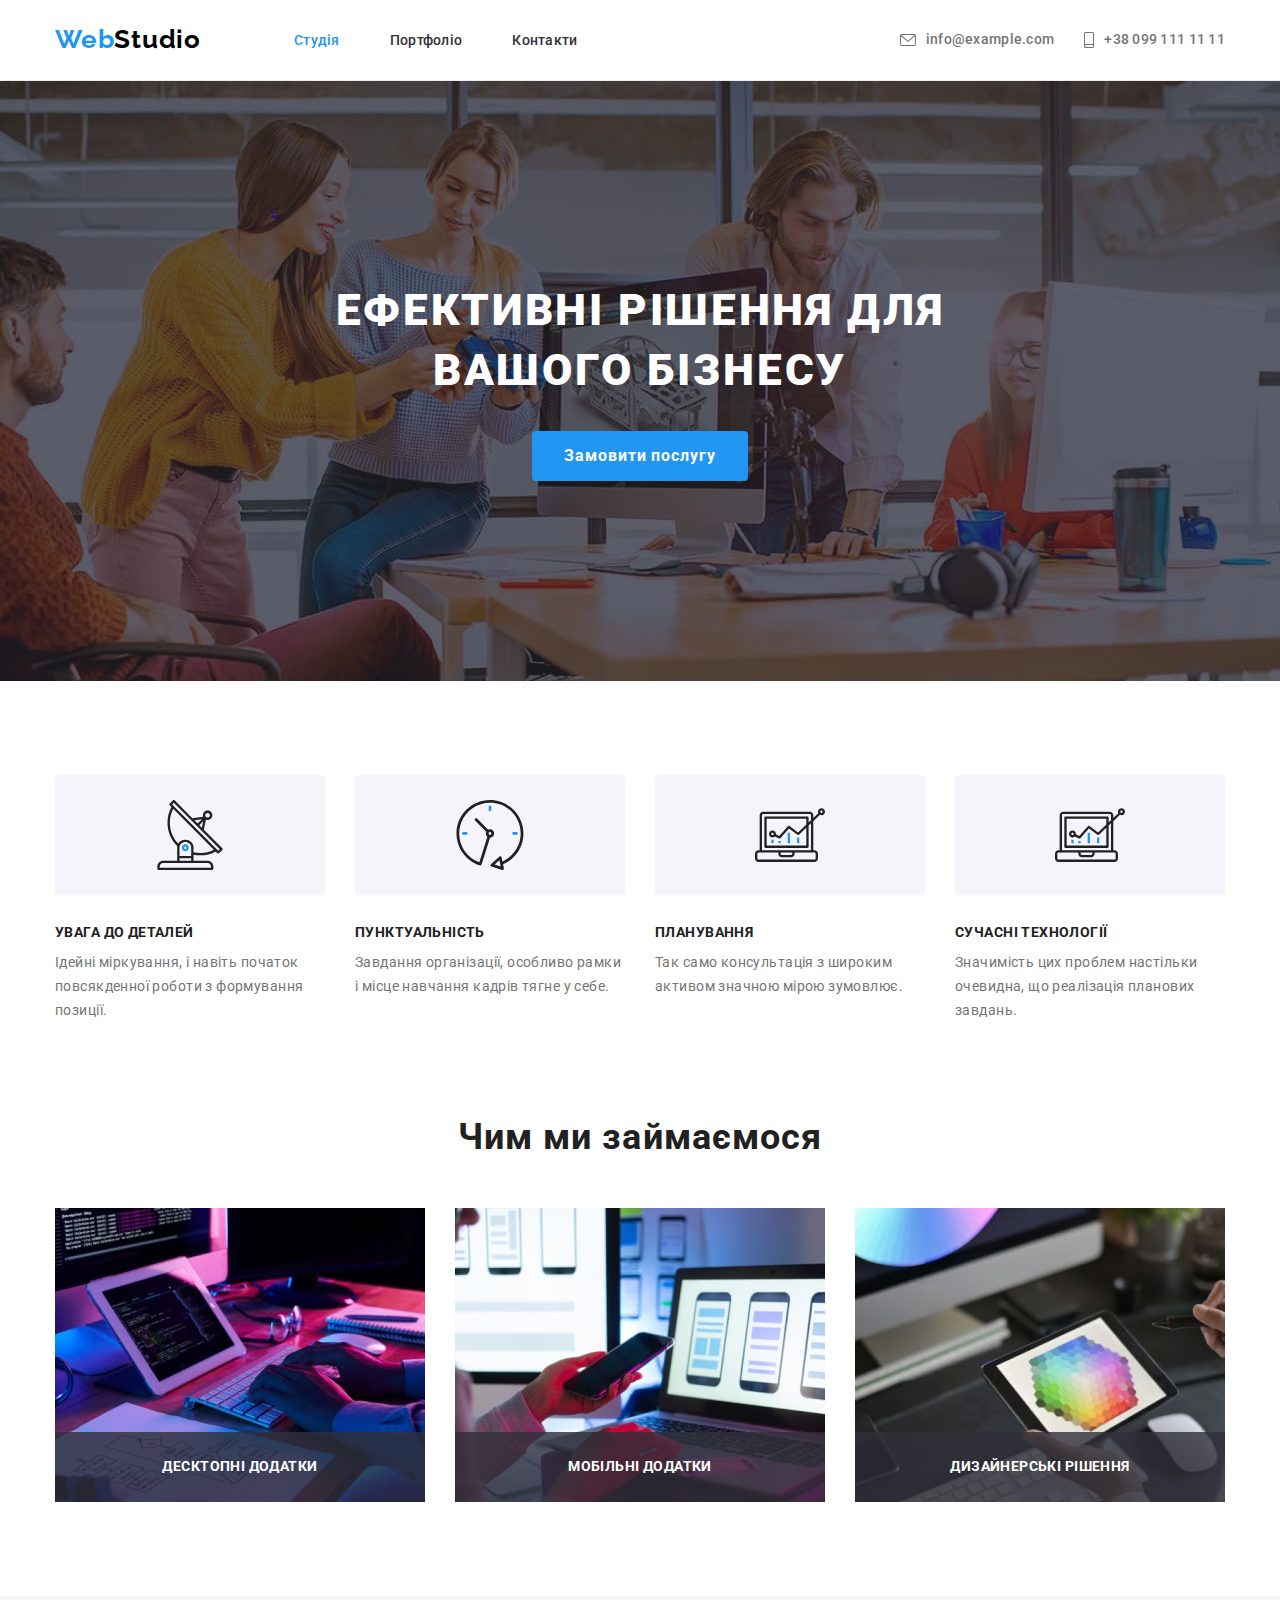
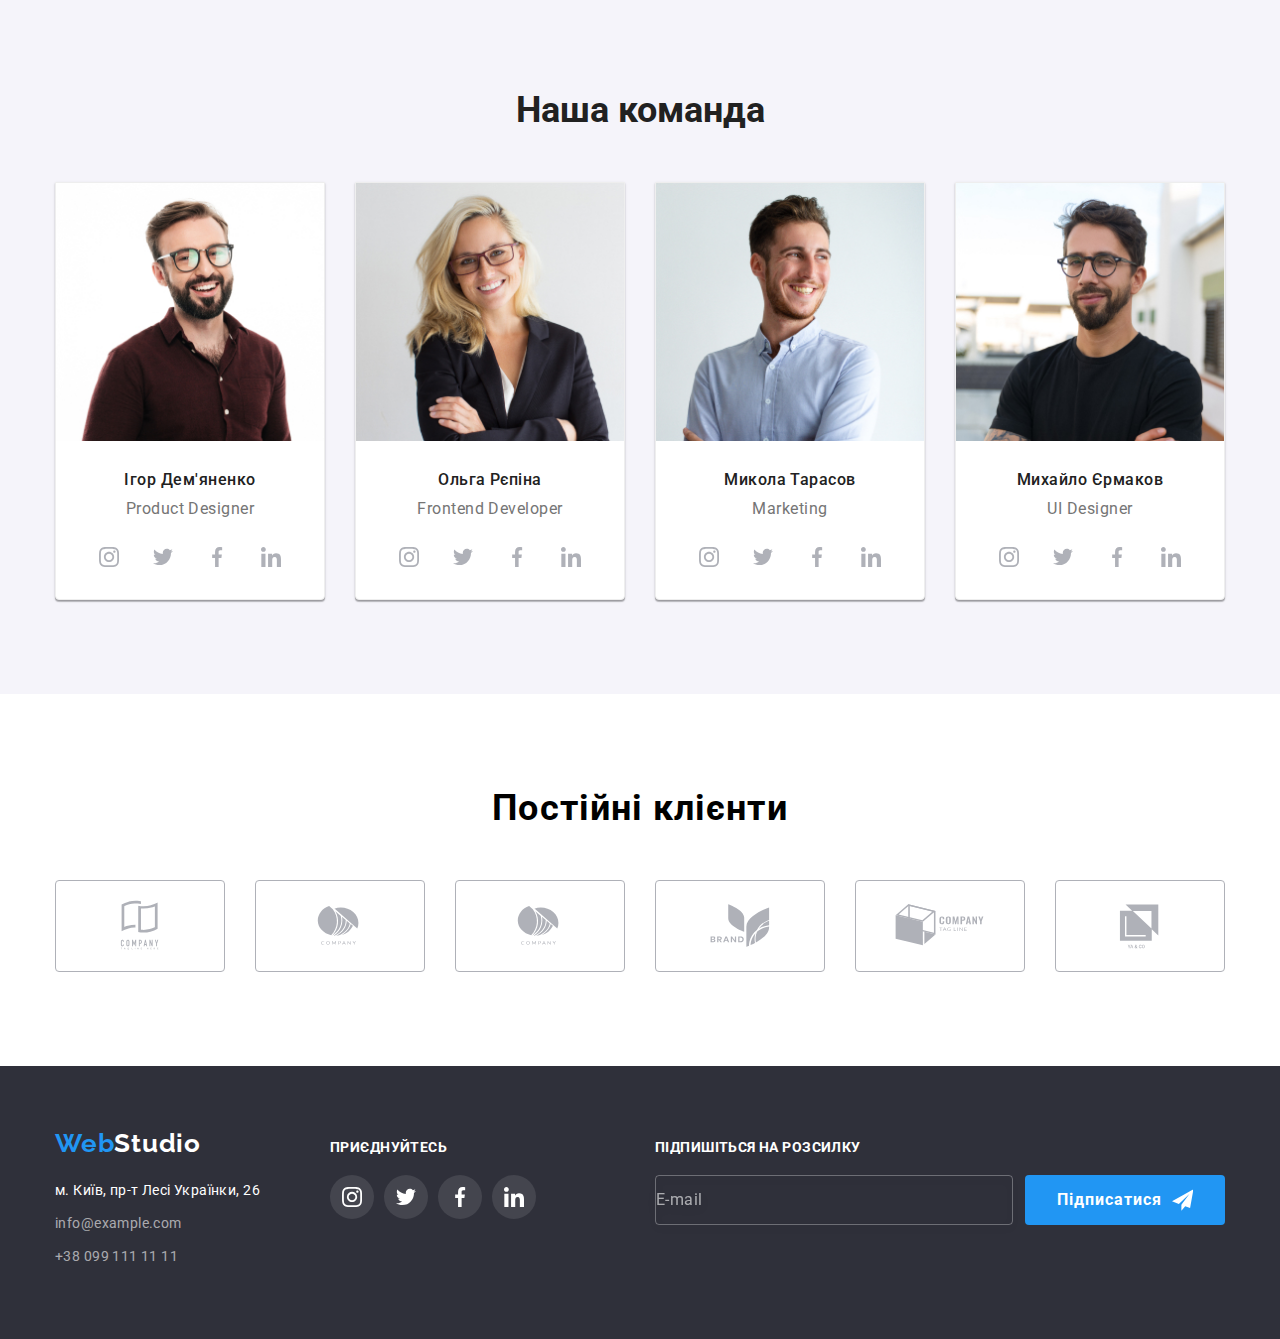
<file: index.html>
<!DOCTYPE html>
<html lang="en">
<head>
    <meta charset="UTF-8">
    <meta http-equiv="X-UA-Compatible" content="IE=edge">
    <meta name="viewport" content="width=device-width, initial-scale=1.0">
    <title>WebStudio</title>
    <link rel="preconnect" href="https://fonts.googleapis.com"/>
<link rel="preconnect" href="https://fonts.gstatic.com" crossorigin/>
<link href="https://fonts.googleapis.com/css2?family=Raleway:wght@700&family=Roboto:wght@400;500;700;900&display=swap" rel="stylesheet">
<link
rel="stylesheet"
href="https://cdnjs.cloudflare.com/ajax/libs/modern-normalize/1.1.0/modern-normalize.min.css"
integrity="sha512-wpPYUAdjBVSE4KJnH1VR1HeZfpl1ub8YT/NKx4PuQ5NmX2tKuGu6U/JRp5y+Y8XG2tV+wKQpNHVUX03MfMFn9Q=="
crossorigin="anonymous"
referrerpolicy="no-referrer"
/>

<link
rel="stylesheet"
href="https://cdnjs.cloudflare.com/ajax/libs/animate.css/4.1.1/animate.min.css"
/>
<link href="https://unpkg.com/aos@2.3.1/dist/aos.css" rel="stylesheet">
<link rel="stylesheet" href="./css/index.css" />
<link rel="stylesheet" href="./css/main.min.css" />
</head>
<body>
   

        <!--======================HEADER======================================-->
 
       <header class="header-page">
        
             <div class="container main">
            <a class="header-logo" href="index.html">Web<span class="logo-accent">Studio</span></a>
            
            <nav class="nav-container">
            <ul class="site-nav list">
            <li class="item">
                <a href="index.html" class= "current link">Студія</a>
            </li>
            <li class="item">
                <a href="portfolio.html" class=" link">Портфоліо</a>
            </li>
            <li class="item">
                <a href="index.html" class=" link">Контакти</a>
            </li>
         

    </ul>
    </nav>
       <ul class="header-contact">
            <li class="item">
                <a href="mailto:info@example.com" class="link">
                    <svg class="smartphone-icon icon" width="16" height="12">
                        <use href="./images/icons.svg#icon-envelope-1">

                        </use></svg>info@example.com</a></li>
            
            <li class="item">
                <a href="tel:+380991111111" class="link">
                    <svg class="smartphone-icon icon" width="10" height="16">
                        <use href="./images/icons.svg#icon-smartphone-1">

                        </use></svg>+38 099 111 11 11</a></li>
        </ul>
    
    
</div>
    
    


</header>
  

<main>

    <!--===========================HERO=======================================-->
    
    
            <section class="hero">
                <div class="hero-content">
                
                    <h1 class="hero-title">
                        Ефективні рішення для  вашого бізнесу
                    </h1>
                    <button class="button primary btn"  data-modal-open type="button"  >Замовити послугу</button>
                
                </section>
            </div>
        
        
     
        
        <!--======================FEATURES=====================================-->
        
            <section class="features">
             <div class="container">   
                <ul class="features-list list">
                
            <li class="item">
                <div class="features-box">
                    <svg class="features-pic" width="70" height="70">
                        <use href="./images/icons.svg#icon-antenna">

                        </use>
                    </svg>
                </div>
                    <h3 class="features-title">
                    увага до деталей</h3>
                
                  
                    
                <p class="features-text">
                    Ідейні міркування, і навіть початок 
                    повсякденної роботи з формування позиції.
                
                </p>
                
            </li>
            
                <li class="item">
                    <div class="features-box">
                        <svg class="features-pic" width="70" height="70">
                            <use href="./images/icons.svg#icon-clock">
    
                            </use>
                        </svg>
                    </div>
            <h3 class="features-title">
                    пунктуальність</h3>
                
                <p class="features-text">
                    Завдання організації, особливо рамки і
                     місце навчання кадрів тягне у себе.
                </p></li>
    
                
                <li class="item">
                    <div class="features-box">
                        <svg class="features-pic" width="70" height="70">
                            <use href="./images/icons.svg#icon-diagram">
    
                            </use>
                        </svg>
                    </div>
                <h3 class="features-title">
                    планування
                </h3>
                
                    <p class="features-text">
                    Так само консультація з широким
                     активом значною мірою зумовлює.
                    </p> 
                </li>
    
                <li class="item">
                    <div class="features-box">
                        <svg class="features-pic" width="70" height="70">
                            <use href="./images/icons.svg#icon-diagram">
    
                            </use>
                        </svg>
                    </div>
                <h3 class="features-title">
                    Сучасні технології
                </h3>
    
                 <p class="features-text">
    
                        Значимість цих проблем настільки очевидна,
                         що реалізація планових завдань.
                    </p>
    
    
    
                </li>
    
                   
    
                
    
                </ul>
    </div>
            </section>
        

       
       <!--============================FEATURES================================================-->
       
       
        
            <section class="section">
              <div class="container">  
                  <h2 class="section-title">
                    Чим ми займаємося
                  </h2> 
                <ul class="section-list">
                    <li class="section-item">
                        
                        <img src="./images/img-1.jpg" alt="написання програм" width="370" height="294"/>
                        <p class="picture">Десктопні додатки</p>
                    </li> 
                    <li class="section-item">
                        <p class="picture">Мобільні додатки</p>
                        <img src="./images/img-2.jpg" alt="написання застосунків" width="370" height="294"/>
                    </li> 
                    
                    <li class="section-item">
                        <p class="picture">Дизайнерські рішення</p>
                        <img src="./images/img-3.jpg" alt="Дизайнерські рішення" width="370" height="294"/>
                    </li>
                </ul>
            </div>
            </section>
        



        <!--==================================TEAM=====================================================-->
       
            <section class="team">
              <div class="container">  
                <h2 class="team-title">
                    Наша команда
                </h2>
    
                <ul class="team-list">
                    <li class="team-item">
                        <img src="./images/team-img-1.jpg" alt="igor" />
                        <div class="peter">
                        <h3 class="team-name">Ігор Дем'яненко</h3>
                        <p class="team-position">
                            Product Designer
                        </p>
                        <ul class="team-social">
                            <li class="social-item">
                                <a class="social-link" href="">
                                    <svg class="social-icon" width="20" height="20">
                                    <use href="./images/icons.svg#icon-instagram">

                                    </use>
                                </a></svg></li>
                            <li class="social-item">
                                <a class="social-link" href="">
                                    <svg class="social-icon" width="20" height="20">
                                    <use href="./images/icons.svg#icon-twitter">

                                    </use>
                                </a></svg></li>
                            <li class="social-item">
                                <a class="social-link" href="">
                                    <svg class="social-icon" width="20" height="20">
                                    <use href="./images/icons.svg#icon-facebook">

                                    </use>
                                </a></svg></li>
                            <li class="social-item">
                                <a class="social-link" href="">
                                    <svg class="social-icon" width="20" height="20">
                                        <use href="./images/icons.svg#icon-linkedin">  

                                        </use></svg>
                                </a></li>
    
                        </ul></div>
    
    
                    </li> 
                    <li class="team-item">
                        <img src="./images/team-img-2.jpg" alt="olga"/>
                        <div class="peter">
                        <h3 class="team-name">Ольга Рєпіна</h3>
                        <p class="team-position">
                            Frontend Developer
                        </p>
                        <ul class="team-social">
                            <li class="social-item">
                                <a class="social-link" href="">
                                    <svg class="social-icon" width="20" height="20">
                                    <use href="./images/icons.svg#icon-instagram">

                                    </use>
                                </a></svg></li>
                            <li class="social-item">
                                <a class="social-link" href="">
                                    <svg class="social-icon" width="20" height="20">
                                    <use href="./images/icons.svg#icon-twitter">

                                    </use>
                                </a></svg></li>
                            <li class="social-item">
                                <a class="social-link" href="">
                                    <svg class="social-icon" width="20" height="20">
                                    <use href="./images/icons.svg#icon-facebook">

                                    </use>
                                </a></svg></li>
                            <li class="social-item">
                                <a class="social-link" href="">
                                    <svg class="social-icon" width="20" height="20">
                                        <use href="./images/icons.svg#icon-linkedin">  

                                        </use></svg>
                                </a></li>
                        </ul></div>
                    </li>
                    <li class="team-item">
                        <img src="./images/team-img-3.jpg" alt="nikolay"/>
                        <div class="peter">
                        <h3 class="team-name">Микола Тарасов</h3>
                        <p class="team-position">
                            Marketing
                        </p>
                    <ul class="team-social">
                        <li class="social-item">
                            <a class="social-link" href="">
                                <svg class="social-icon" width="20" height="20">
                                <use href="./images/icons.svg#icon-instagram">

                                </use>
                            </a></svg></li>
                        <li class="social-item">
                            <a class="social-link" href="">
                                <svg class="social-icon" width="20" height="20">
                                <use href="./images/icons.svg#icon-twitter">

                                </use>
                            </a></svg></li>
                        <li class="social-item">
                            <a class="social-link" href="">
                                <svg class="social-icon" width="20" height="20">
                                <use href="./images/icons.svg#icon-facebook">

                                </use>
                            </a></svg></li>
                        <li class="social-item">
                            <a class="social-link" href="">
                                <svg class="social-icon" width="20" height="20">
                                    <use href="./images/icons.svg#icon-linkedin">  

                                    </use></svg>
                            </a></li>
                    </ul>    
                    </div>
                    </li>
    
                    <li class="team-item">
                        <img src="./images/team-img-4.jpg" alt="mihail"/>
                        <div class="peter">
                        <h3 class="team-name">Михайло Єрмаков</h3>
                        <p class="team-position">
                            UI Designer
                        </p>
                     <ul class="team-social">
                        <li class="social-item">
                            <a class="social-link" href="">
                                <svg class="social-icon" width="20" height="20">
                                <use href="./images/icons.svg#icon-instagram">

                                </use>
                            </a></svg></li>
                        <li class="social-item">
                            <a class="social-link" href="">
                                <svg class="social-icon" width="20" height="20">
                                <use href="./images/icons.svg#icon-twitter">

                                </use>
                            </a></svg></li>
                        <li class="social-item">
                            <a class="social-link" href="">
                                <svg class="social-icon" width="20" height="20">
                                <use href="./images/icons.svg#icon-facebook">

                                </use>
                            </a></svg></li>
                        <li class="social-item">
                            <a class="social-link" href="">
                                <svg class="social-icon" width="20" height="20">
                                    <use href="./images/icons.svg#icon-linkedin">  

                                    </use></svg>
                            </a></li>
                     </ul></div>   
                    </li>
                </ul>
    </div>
    
            </section>

        <!--==================================================CLIENTS==================================================-->

            <section class="client section">
                <div class="container">
                    
                    <h2 class="client-title">
                        Постійні клієнти
                    </h2>
                    <ul class="client-list list">
                        <li class="client-item list">
                            <a class="client-size">
                            <svg class="client-icon" width="100" height="60">
                                <use href="./images/icons.svg#icon-logo-1"></use>
                            </svg></a>


                        </li>
                        <li class="client-item list">
                            <a class="client-size">
                                <svg class="client-icon" width="100" height="60">
                                    <use href="./images/icons.svg#icon-logo-2"></use>
                                </svg>
                            </a>

                        </li>
                        <li class="client-item list">
                            <a class="client-size">
                                <svg class="client-icon" width="100" height="60">
                                    <use href="./images/icons.svg#icon-logo-3"></use>
                                </svg>
                            </a>

                        </li>
                        <li class="client-item list">
                            <a class="client-size">
                                <svg class="client-icon" width="100" height="60">
                                    <use href="./images/icons.svg#icon-Logo-4"></use>
                                </svg>
                            </a>

                        </li>
                        <li class="client-item list">
                            <a class="client-size">
                                <svg class="client-icon" width="100" height="60">
                                    <use href="./images/icons.svg#icon-Logo-5"></use>
                                </svg>
                            </a>

                        </li>
                        <li class="client-item list">
                            <a class="client-size">
                                <svg class="client-icon" width="100" height="60">
                                    <use href="./images/icons.svg#icon-Logo-6"></use>
                                </svg>
                            </a>

                        </li>
                        

                    </ul>
                    
                    

                    

                </div>

            </section>
            
        </main>
       


    <!--==================================FOOTER=========================================-->
    
    <footer class="footer">
        
        <div class="container">
            <div class="footer-content">
            <a class="footer-logo" href="index.html">Web<span class="footer-logo-accent">Studio</span></a>
             <address class="footer-address">
                <ul>
                <li><a href="https://goo.gl/maps/PpddBH2XxNR83ZDW7" target="_blank" rel="noopener noreferrer nofollow" class="footer-address-link">м. Київ, пр-т Лесі Українки, 26</a></li>
    
                
                    <li><a href="mailto:info@example.com" class="footer-address-contact">info@example.com</a></li>
                    <li><a href="tel:+380991111111" class="footer-address-contact">+38 099 111 11 11</a></li>
                </ul>
             </address>
            </div>
             <div class="footer-social">
                
                    <p class="footer-title">приєднуйтесь</p>
                    <ul class="footer-list list" >
                    <li class="footer-item">
                        <a class="footer-link" href="">
                    <svg class="footer-icon" width="20" height="20">
                        <use href="./images/icons.svg#icon-instagram"></use>
                    </svg></a>

                    </li>

                    <li class="footer-item">
                        <a class="footer-link" href="">
                    <svg class="footer-icon" width="20" height="20">
                        <use href="./images/icons.svg#icon-twitter"></use>
                    </svg></a>

                    </li>

                    <li class="footer-item">
                        <a class="footer-link" href="">
                    <svg class="footer-icon" width="20" height="20">
                        <use href="./images/icons.svg#icon-facebook"></use>
                    </svg></a>

                    </li>

                    <li class="footer-item">
                        <a class="footer-link" href="">
                            <svg class="footer-icon" width="20" height="20">
                                <use href="./images/icons.svg#icon-linkedin">  

                                </use></svg>
                        </a></li>

                    
                    



                    </ul>
             </div>
             <div class="form-subscrip">
                <p class="footer-title">Підпишіться на розсилку</p>
                <form class="footer-form">
                    <input type="email" name="email" placeholder="E-mail" class="footer-email">
                    <button type="submit" class="button primary btn">
                        Підписатися
                    <svg class="telega-icon" width="24" height="24">
                        <use href="./images/icons.svg#icon-icon-send"></use>
                    </svg>
                    </button>
                </form>
    
               </div>
           </div>
        </div> 
         
    </footer>

    <!=============================================MODAL================================================>
    <div class="backdrop is-hidden" data-modal>
        <div class="modal">
            <button type="button" class="modal-btn" data-modal-close>
                <svg class="modal-close-icon" width="18" height="18">
                    <use href="./images/icons.svg#icon-close-black"></use>
                </svg>
            </button>



    <!==========================================MODAL-WINDOW==========================================>        
            <p class="modal-title">Залиште свої дані, ми вам передзвонимо</p>
            <form class="modal-form">
             <label>
                <span class="modal-label-text">Ім'я</span>
                <span class="input-wrap">
                    <input type="text"
                class="modal-input"
                name="user-name" required/>
                
                
               <svg class="modal-input-icon" width="18" height="18">
                <use href="./images/icons.svg#icon-person-black"></use>

          </svg>
                </span>

            </label>
            <label>


                <span class="modal-label-text">Телефон</span>
                <span class="input-wrap">
                    <input type="text"
                class="modal-input"
                name="user-name" required/>
                
                
               <svg class="modal-input-icon" width="18" height="18">
                <use href="./images/icons.svg#icon-phone-black"></use>

          </svg>
                </span>
                
            </label>
            <label>
                <span class="modal-label-text">Пошта</span>
                <span class="input-wrap">
                    <input type="text"
                class="modal-input"
                name="user-name" required/>
                
                
               <svg class="modal-input-icon" width="18" height="18">
                <use href="./images/icons.svg#icon-email-black"></use>

          </svg>
                </span>
                
            
        
            </label>

            
           <div class="modal-field">
              <label for="user-text" class="modal-label">Коментар</label>
                
                   
                    <textarea name="user-text" id="user-text" class="modal-comment"  placeholder="Введіть текст"></textarea>
               
              </div>

              <div class="modal-check">

                <input type="checkbox" class="input-check visually-hidden" name="privacy" value="true" id="privacy"/>
                
                <label for="privacy" class="check-text">
                    
                    <span>
                        <svg class="check-icon" width="16" height="15">
                            <use href="./images/icons.svg#icon-check-second"></use>
            
                      </svg>
                     
                    </span>
                    
                 Погоджуюся з розсилкою та приймаю <a href="/" class="terms">Умови договору</a>

              
                    
            </label>
            </div>
                <button type="submit" class="button primary btn">Відправити</button>
        </form>
           
        
           </div>

          
           
        </div>
                
            
            
        </div>
    </div>


<!===========================================SCRIPT==================================================>

    <script src="https://unpkg.com/aos@2.3.1/dist/aos.js"></script>
    <script>
        AOS.init();
      </script>
      <script src="./js/modal.js"></script>
        
</body>
</html>
</file>
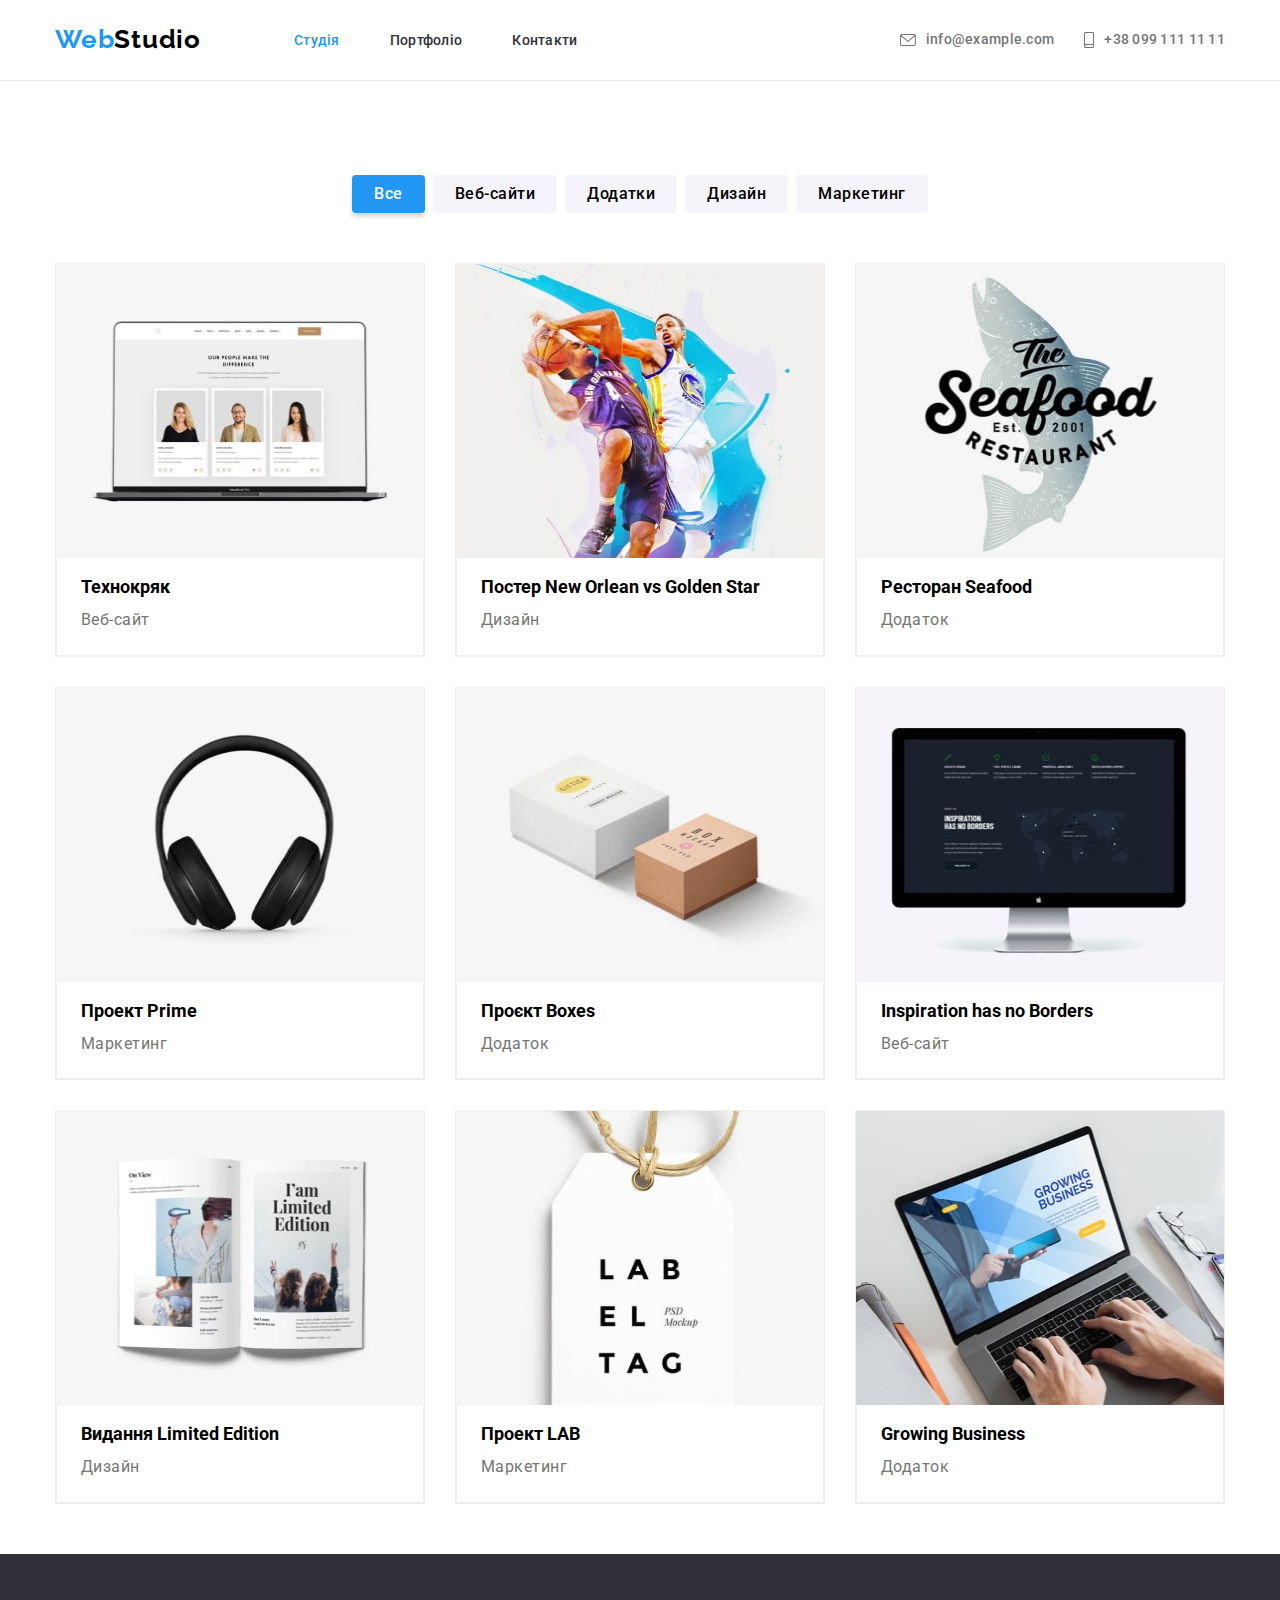
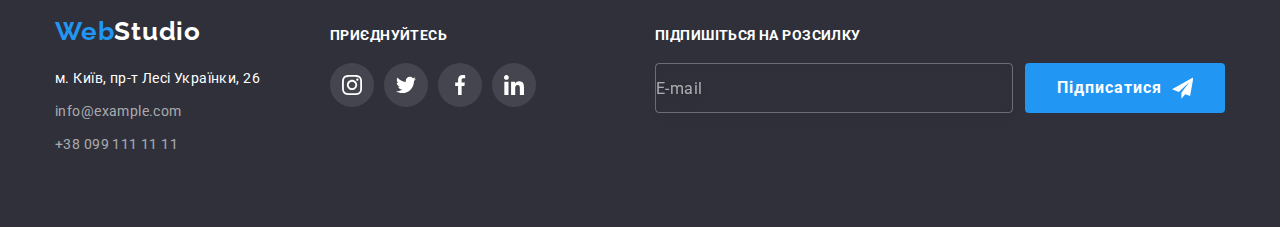
<file: portfolio.html>
<!DOCTYPE html>
<html lang="en">
<head>
    <meta charset="UTF-8">
    <meta http-equiv="X-UA-Compatible" content="IE=edge">
    <meta name="viewport" content="width=device-width, initial-scale=1.0">
    <title>Portfolio</title>
    <link rel="preconnect" href="https://fonts.googleapis.com"/>
    <link rel="preconnect" href="https://fonts.gstatic.com" crossorigin/>
    <link href="https://fonts.googleapis.com/css2?family=Raleway:wght@700&family=Roboto:wght@400;500;700;900&display=swap" rel="stylesheet">
    <link
    rel="stylesheet"
    href="https://cdnjs.cloudflare.com/ajax/libs/modern-normalize/1.1.0/modern-normalize.min.css"
    integrity="sha512-wpPYUAdjBVSE4KJnH1VR1HeZfpl1ub8YT/NKx4PuQ5NmX2tKuGu6U/JRp5y+Y8XG2tV+wKQpNHVUX03MfMFn9Q=="
    crossorigin="anonymous"
    referrerpolicy="no-referrer"
  />  

  <link
rel="stylesheet"
href="https://cdnjs.cloudflare.com/ajax/libs/animate.css/4.1.1/animate.min.css"
/>
<link href="https://unpkg.com/aos@2.3.1/dist/aos.css" rel="stylesheet">

    <link rel="stylesheet" href="./css/index.css" />
    <link rel="stylesheet" href="./css/main.min.css" />
</head>
<body>
    <main> 

        <!--======================header======================================-->
        <header class="header-page">
        
            <div class="container main">
           <a class="header-logo" href="index.html">Web<span class="logo-accent">Studio</span></a>
           
           <nav class="nav-container ">
           <ul class="site-nav list">
           <li class="item">
               <a href="index.html" class= "current link">Студія</a>
           </li>
           <li class="item">
               <a href="portfolio.html" class=" link">Портфоліо</a>
           </li>
           <li class="item">
               <a href="index.html" class=" link">Контакти</a>
           </li>
        

   </ul>
   </nav>
</nav>
<ul class="header-contact">
     <li class="item">
         <a href="mailto:info@example.com" class="link">
             <svg class="smartphone-icon icon" width="16" height="12">
                 <use href="./images/icons.svg#icon-envelope-1"></use></svg>info@example.com</a></li>
     <li class="item">
         <a href="tel:+380991111111" class="link">
             <svg class="smartphone-icon icon" width="10" height="16">
                 <use href="./images/icons.svg#icon-smartphone-1">

                 </use></svg>+38 099 111 11 11</a></li>
 </ul>
   
   
</div>
   
   


</header>
 

<main class="main galary">
 <div class="container">
        <section class="portfolio">
   
            <h1 class="visually-hidden">Портфоліо</h1>
        <ul class="button-list">
            <li class="btn"><button type="button" class="button secondary current">Все</button></li>
            <li class="btn"><button type="button" class="button secondary">Веб-сайти</button></li>
            <li class="btn"><button type="button" class="button secondary">Додатки</button></li>
            <li class="btn"><button type="button" class="button secondary">Дизайн</button></li>
            <li class="btn"><button type="button" class="button secondary">Маркетинг</button></li>
        </ul>
    
        </section>

        <section>
            
           
               <ul class="gallery-list">
                <li class="photo"><div> 
                    <div class="portfolio-wrap">
                    <img src="./images/portfolio1.jpg" width="370" height="294">
                        <p class="portfolio-text">Ресурс пропонує комплексні пропозиції з різним рівнем функціоналу та сервісів. 
                            Все це дозволить відвідувачу отримати вичерпні відомості про компанію чи приватну особу.</p>
                        </div>
                        <div class="content">
                        <h3 class="poster-title">Технокряк</h3>
                            <p class="poster-text">Веб-сайт</p>
                        </div></a>
                    
                </li>
                <li class="photo">
                    <div class="portfolio-wrap">
                    <a><img src="./images/portfolio2.jpg" width="370" height="294">
                        <p class="portfolio-text">Ресурс пропонує комплексні пропозиції з різним рівнем функціоналу та сервісів. 
                            Все це дозволить відвідувачу отримати вичерпні відомості про компанію чи приватну особу.</p>
                        </div>
                       <div class="content"> 
                        <h3 class="poster-title">Постер New Orlean vs Golden Star</h3>
                            <p class="poster-text">Дизайн</p>
                        </div></a>
                    
                </li>
                <li class="photo">
                    <div class="portfolio-wrap">
                    <a><img src="./images/portfolio3.jpg" width="370" height="294">
                        <p class="portfolio-text">Ресурс пропонує комплексні пропозиції з різним рівнем функціоналу та сервісів. 
                            Все це дозволить відвідувачу отримати вичерпні відомості про компанію чи приватну особу.</p>
                            </div>
                     <div class="content">   
                        <h3 class="poster-title">Ресторан Seafood</h3>
                            <p class="poster-text">Додаток</p>
                        </div></a>
                    
                </li>
                <li class="photo">
                    <div class="portfolio-wrap">
                    <a><img src="./images/portfolio4.jpg" width="370" height="294">
                        <p class="portfolio-text">Ресурс пропонує комплексні пропозиції з різним рівнем функціоналу та сервісів. 
                            Все це дозволить відвідувачу отримати вичерпні відомості про компанію чи приватну особу.</p>
                            </div>
                        <div class="content"> 
                        <h3 class="poster-title">Проект Prime</h3>
                            <p class="poster-text">Маркетинг</p>
                        
                    </div></a>
                </li>
                <li class="photo">
                    <div class="portfolio-wrap">
                    <a><img src="./images/portfolio5.jpg" width="370" height="294">
                        <p class="portfolio-text">Ресурс пропонує комплексні пропозиції з різним рівнем функціоналу та сервісів. 
                            Все це дозволить відвідувачу отримати вичерпні відомості про компанію чи приватну особу.</p>
                            </div>
                        <div class="content"> 
                        <h3 class="poster-title">Проєкт Boxes</h3>
                            <p class="poster-text">Додаток</p>
                        
                    </div></a>
                </li>
                <li class="photo">
                    <div class="portfolio-wrap">
                    <a><img src="./images/portfolio6.jpg" width="370" height="294">
                        <p class="portfolio-text">Ресурс пропонує комплексні пропозиції з різним рівнем функціоналу та сервісів. 
                            Все це дозволить відвідувачу отримати вичерпні відомості про компанію чи приватну особу.</p>
                            </div>
                        <div class="content"> 
                        <h3 class="poster-title">Inspiration has no Borders</h3>
                            <p class="poster-text">Веб-сайт</p>
                        
                    </div></a>
                </li>
                <li class="photo">
                    <div class="portfolio-wrap">
                    <a><img src="./images/portfolio7.jpg" width="370" height="294">
                        <p class="portfolio-text">Ресурс пропонує комплексні пропозиції з різним рівнем функціоналу та сервісів. 
                            Все це дозволить відвідувачу отримати вичерпні відомості про компанію чи приватну особу.</p>
                           </div> 
                        <div class="content"> 
                        <h3 class="poster-title">Видання Limited Edition</h3>
                            <p class="poster-text">Дизайн</p>
                        
                    </div></a>
                </li>
                <li class="photo">
                    <div class="portfolio-wrap">
                    <a><img src="./images/portfolio8.jpg" width="370" height="294">
                        <p class="portfolio-text">Ресурс пропонує комплексні пропозиції з різним рівнем функціоналу та сервісів. 
                            Все це дозволить відвідувачу отримати вичерпні відомості про компанію чи приватну особу.</p>
                            </div>
                        <div class="content"> 
                        <h3 class="poster-title">Проект LAB</h3>
                            <p class="poster-text">Маркетинг</p>
                        
                    </div></a>
                </li>
                <li class="photo">
                    <div class="portfolio-wrap">
                    <a><img src="./images/portfolio9.jpg" width="370" height="294">
                        <p class="portfolio-text">Ресурс пропонує комплексні пропозиції з різним рівнем функціоналу та сервісів. 
                            Все це дозволить відвідувачу отримати вичерпні відомості про компанію чи приватну особу.</p>
                            </div>
                        <div class="content"> 
                        <h3 class="poster-title">Growing Business</h3>
                            <p class="poster-text">Додаток</p>
                        
                    </div></a>
                </li>
               </ul>
           </div>
        </div>
    
        </section>
    </main>

  <!--==================================FOOTER=========================================-->
    
  <footer class="footer">
        
    <div class="container">
        <div class="footer-content">
        <a class="footer-logo" href="index.html">Web<span class="footer-logo-accent">Studio</span></a>
         <address class="footer-address">
            <ul>
            <li><a href="https://goo.gl/maps/PpddBH2XxNR83ZDW7" target="_blank" rel="noopener noreferrer nofollow" class="footer-address-link">м. Київ, пр-т Лесі Українки, 26</a></li>

            
                <li><a href="mailto:info@example.com" class="footer-address-contact">info@example.com</a></li>
                <li><a href="tel:+380991111111" class="footer-address-contact">+38 099 111 11 11</a></li>
            </ul>
         </address>
        </div>
         <div class="footer-social">
            
                <p class="footer-title">приєднуйтесь</p>
                <ul class="footer-list list" >
                <li class="footer-item">
                    <a class="footer-link" href="">
                <svg class="footer-icon" width="20" height="20">
                    <use href="./images/icons.svg#icon-instagram"></use>
                </svg></a>

                </li>

                <li class="footer-item">
                    <a class="footer-link" href="">
                <svg class="footer-icon" width="20" height="20">
                    <use href="./images/icons.svg#icon-twitter"></use>
                </svg></a>

                </li>

                <li class="footer-item">
                    <a class="footer-link" href="">
                <svg class="footer-icon" width="20" height="20">
                    <use href="./images/icons.svg#icon-facebook"></use>
                </svg></a>

                </li>

                <li class="footer-item">
                    <a class="footer-link" href="">
                        <svg class="footer-icon" width="20" height="20">
                            <use href="./images/icons.svg#icon-linkedin">  

                            </use></svg>
                    </a></li>

                
                



                </ul>
         </div>
         <div class="form-subscrip">
            <p class="footer-title">Підпишіться на розсилку</p>
            <form class="footer-form">
                <input type="email" name="email" placeholder="E-mail" class="footer-email">
                <button type="submit" class="button primary btn">
                    Підписатися
                <svg class="telega-icon" width="24" height="24">
                    <use href="./images/icons.svg#icon-icon-send"></use>
                </svg>
                </button>
            </form>

           </div>
       </div>
    </div> 
     
</footer>

<!=============================================================================================>



    





    
    </ul>
    </nav>
</header>
    
</body>
</html>
</file>
<file: css/index.css>
/*==========================================HEADER=================================================*/









/*===============================================BUTTONS=============================================*/

    





/*==========================================HERO======================================================*/


   

   


    

    
    

/*===========================================FEATURES=======================================================*/




/*=========================================SECTION========================================================*/






/*=============================================TEAM=========================================================*/





/*===============================================CLIENTS=======================================================*/





/*===============================================FOOTER=======================================================*/




/*============================================FORM-SUBSCRIP================================================*/




/*=========================================GALLERY===============================================*/



/*-==========================================MODAL=====================================================-*/
</file>
<file: css/main.min.css>
.container{padding-left:15px;padding-right:15px;width:1200px;margin:0 auto}.container.main{display:flex;align-items:center}.social-link{width:44px;height:44px;border-radius:50%;background-color:var(--primary-text-color);display:flex;align-items:center;justify-content:center}.social-link:hover .social-icon,.social-link:focus .social-icon{fill:var(--primary-text-color)}.social-link:hover,.social-link:focus{background-color:var(--accent-color)}.team-social{display:flex;justify-content:center;gap:10px}.peter{padding:20px 30px}.team-item{width:calc((100% - 60px)/3);background-color:var(--primary-text-color);border:1px solid #eee}.social-icon{fill:#afb1b8}.backdrop{width:100%;height:100%;position:fixed;top:0;background-color:rgba(0,0,0,.2);transition:opasity 300ms linear,visibility 300ms linear;transition:opacity 250ms cubic-bezier(0.4, 0, 0.2, 1),visibility 250ms cubic-bezier(0.4, 0, 0.2, 1)}.modal{width:528px;min-height:581px;background-color:var(--primary-text-color);position:absolute;top:50%;left:50%;transform:translate(-50%, -50%);transition:transform 250ms cubic-bezier(0.4, 0, 0.2, 1),opacity 250ms cubic-bezier(0.4, 0, 0.2, 1);padding:40px}.modal-close-icon:hover,.modal-close-icon:focus{fill:var(--accent-color)}.modal-form{font-weight:400;font-size:12px;line-height:1.166;letter-spacing:.01em;color:#757575}.modal-title{font-weight:700;font-size:20px;text-align:center;margin-bottom:20px}.input-wrap{position:relative}.modal-label-text{font-size:12px;display:block;position:relative;margin-top:10px;margin-bottom:4px}.modal-field{position:relative;margin-top:10px;margin-bottom:4px}.check-text{font-size:14px;color:var(--text-color-contrast);display:flex;align-items:center;justify-content:center}.check-text span{content:"";width:16px;height:15px;border:2px solid var(--dark-bg-color);border-radius:2px;margin-right:5px;display:flex;align-items:center;justify-content:center;fill:rgba(0,0,0,0)}.input-check:checked+.check-text span{border-color:rgba(0,0,0,0);background-color:var(--accent-color);fill:var(--primary-text-color)}.input-check:focus+.check-text span{border-color:var(--accent-color)}.modal-input{width:100%;height:40px;padding-left:42px;border:1px solid rgba(33,33,33,.2);border-radius:4px;outline:rgba(0,0,0,0);transition:border-color 250ms cubic-bezier(0.4, 0, 0.2, 1)}.modal-input:hover,.modal-input:focus{border-color:var(--accent-color)}.modal-input:hover+.modal-input-icon,.modal-input:focus+.modal-input-icon{fill:var(--accent-color)}.modal-check{position:relative;text-align:center;margin-top:20px;margin-bottom:30px}.modal-comment{width:100%;height:120px;border:1px solid rgba(33,33,33,.2);border-radius:5px;resize:none;padding:10px;color:rgba(117,117,117,.5);outline:none;transition:border-color 250ms cubic-bezier(0.4, 0, 0.2, 1)}.terms{color:var(--accent-color);padding-left:4px;text-decoration:underline}.modal-input-icon{position:absolute;top:50%;left:12px;transform:translateY(-50%);transition:fill var(--duration) var(--timing-function)}.modal-input::-moz-placeholder{font-size:14px;color:var(--first-contrast-text-color)}.modal-input:-ms-input-placeholder{font-size:14px;color:var(--first-contrast-text-color)}.modal-input::placeholder{font-size:14px;color:var(--first-contrast-text-color)}.modal-comment::-moz-placeholder{color:rgba(117,117,117,.5);font-size:14px}.modal-comment:-ms-input-placeholder{color:rgba(117,117,117,.5);font-size:14px}.modal-comment::placeholder{color:rgba(117,117,117,.5);font-size:14px}.modal-comment:hover,.modal-comment:focus{border-color:var(--accent-color)}.modal-btn{width:30px;height:30px;border:1px solid rgba(0,0,0,.1);border-radius:50%;background-color:rgba(0,0,0,0);position:absolute;right:10px;top:10px;display:flex;align-items:center;justify-content:center;padding:0;cursor:pointer}.is-hidden{opacity:0;visibility:hidden;pointer-events:none}p,h1,h2,h3,h4,h5,h6{margin:0}ul,ol{margin:0;padding-left:0}body{font-family:"Roboto",sans-serif}img{display:block}.link-current,.link{text-decoration:none;list-style-type:none}a{text-decoration:none}ul{list-style:none}*,*::before,*::after{box-sizing:border-box}*{margin:0;padding:0}html,body{height:100%}body{line-height:1.5;-webkit-font-smoothing:antialiased}a{text-decoration:none;color:#000}img,picture,svg{display:block;max-width:100%}input,button,textarea{outline:none;font:inherit}p,h1,h2,h3{overflow-wrap:break-word}#root,#__next{isolation:isolate}.button.secondary{cursor:pointer;padding:6px 22px;font-family:"Roboto";font-weight:500;font-size:16px;line-height:1.62;text-align:center;letter-spacing:.03em;background-color:#f5f4fa;color:var(--title-text-color);border:0;border-radius:4px;border-radius:4px}.button{color:var(--accent-color);background-color:var(--primary-text-color);padding:10px 32px 10px 32px;color:var(--title-text-color)}.button-list .current,.button.secondary:hover,.button.secondary:focus{color:var(--primary-text-color);background-color:var(--accent-color);box-shadow:0px 4px 4px rgba(0,0,0,.15)}.button-list{display:flex;margin-bottom:50px;justify-content:center}.button-list .btn+.btn{margin-left:8px}.site-nav.list .link::after{content:"";display:block;width:100%;height:4px;background-color:#2196f3;position:absolute;left:0;bottom:0;display:none;border-radius:2px}.site-nav.list .link:hover::after{display:block}.site-nav.list{display:flex;gap:50px}.header-page{background-color:var(--primary-text-color);border-bottom:1px solid #ececec}.header-logo{font-family:"Raleway";font-weight:700;font-size:26px;line-height:1.19;letter-spacing:.03em;color:var(--accent-color);margin-right:93px;padding-top:24px;padding-bottom:25px}.logo-accent{font-weight:700;font-size:42;line-height:1.19;letter-spacing:.03em;color:var(--title-text-color)}.site-nav .link{font-weight:500;font-size:14px;line-height:1.14;letter-spacing:.02em;color:var(--dark-bg-color)}.site-nav.list .link{position:relative}.current.link{font-weight:500;font-size:14px;line-height:1.14;letter-spacing:.02em;color:var(--accent-color)}.site-nav .link{padding-top:32px;padding-bottom:32px}.header-contact{display:flex;margin-left:auto;gap:30px}.header-contact .icon{margin-right:10px}.header-contact .icon{fill:#757575}.header-contact .link{align-items:center;display:flex;font-weight:500;font-size:14px;line-height:1.14;letter-spacing:.02em;color:#757575}.logo-accent:hover,.logo-accent:focus{color:var(--accent-color)}.site-nav .link:hover,.header-contact .link:hover,.header-contact .link:hover{color:var(--accent-color);text-align:left}.header-contact .link:focus,.header-contact .link:focus,.header-contact .link:focus{fill:var(--accent-color);text-align:left}.header-contact .icon:focus,.link:focus .icon,.link:hover .icon{fill:var(--accent-color);text-align:left}.hero{background-color:#2f303a;color:#fff}.hero{max-width:1600px;height:600px;outline:1ps solid #000;margin-left:auto;margin-right:auto;background-repeat:no-repeat;background-position:center;background-size:cover;background-image:linear-gradient(to right, rgba(47, 48, 58, 0.5), rgba(47, 48, 58, 0.5)),url(../images/img-header.jpg)}.hero-content{padding-top:200px;padding-bottom:200px;text-align:center}.hero-title{font-weight:900;font-size:44px;line-height:1.36;margin-bottom:30px;max-width:696px;text-align:center;letter-spacing:.06em;text-transform:uppercase;margin-left:auto;margin-right:auto;display:flex;color:#fff}.button.primary{color:var(--primary-text-color);background-color:var(--accent-color);font-weight:700;line-height:1.87;display:flex;cursor:pointer;padding:10px 32px 10px 32px;align-items:center;text-align:center;letter-spacing:.06em;margin:auto;font-family:inherit;border-radius:4px;border:rgba(0,0,0,0);font-size:16px}.button.primary:hover,.button.primary:focus{background-color:#188ce8;color:var(--primary-text-color)}.features-list{display:flex}.features-list .item:last-child{margin-right:0}.features-list .item{margin-right:30px;width:270px;min-height:75px}.features{padding-top:94px;font-size:14px;letter-spacing:.03em}.features-title{font-weight:700;font-size:14px;line-height:1.14;letter-spacing:.03em;text-transform:uppercase;margin-bottom:10px;color:#212121;padding-top:30px}.features-text{font-weight:400;font-size:14px;line-height:1.71;letter-spacing:.03em;color:#757575}.features-box{display:flex;width:270px;height:120px;background:#f5f4fa;border-radius:4px;align-items:center;justify-content:center}.client-size{width:100%;height:100%;display:flex;align-items:center;justify-content:center;display:flex;justify-content:center;align-items:center;cursor:pointer;height:92px;width:170px;background-color:var(--primary-text-color);border:1px solid var(--text-color-contrast);border-radius:4px;color:var(--text-color-contrast)}.client-size:hover,.client-size:focus{border-color:var(--accent-color);color:var(--accent-color)}.client-title{margin-bottom:50px;font-weight:700;font-size:36px;line-height:1.16;text-align:center;letter-spacing:.03em;color:var(--title-text-color)}.client-list{display:flex;justify-content:center;gap:30px}.client-icon{fill:currentColor}.form-subscrip{margin-left:auto}.footer-form{display:flex}.footer-email{width:358px;height:50px;margin-right:12px;color:var(--primary-text-color);background-color:rgba(0,0,0,0);border:1px solid rgba(255,255,255,.3);filter:drop-shadow(0px 4px 4px rgba(0, 0, 0, 0.15));border-radius:4px}.telega-icon{fill:var(--primary-text-color)}.footer-form button{width:200px;height:50px;display:flex;justify-content:center;gap:10px}.footer-email:hover,.footer-email:focus{border-color:var(--accent-color);outline:rgba(0,0,0,0)}.footer-email::-moz-placeholder{font-weight:400;font-size:16px;line-height:1.25;letter-spacing:.03em;color:rgba(255,255,255,.6)}.footer-email:-ms-input-placeholder{font-weight:400;font-size:16px;line-height:1.25;letter-spacing:.03em;color:rgba(255,255,255,.6)}.footer-email::placeholder{font-weight:400;font-size:16px;line-height:1.25;letter-spacing:.03em;color:rgba(255,255,255,.6)}.section-list{display:flex;gap:30px;justify-content:center;position:relative}.picture{display:flex;width:370px;position:absolute;bottom:0;height:70px;align-items:center;font-weight:700;font-size:14px;line-height:1.14;letter-spacing:.03em;text-transform:uppercase;color:var(--primary-text-color);background-color:rgba(47,48,58,.8);justify-content:center}.section{padding-top:94px;padding-bottom:94px}.section-title{font-weight:700;font-size:36px;line-height:1.16;text-align:center;letter-spacing:.03em;margin-bottom:50px;color:#212121}.team{background-color:var(--primary-bg-color);padding-top:94px;padding-bottom:94px}.team-title{margin-bottom:50px;font-weight:700;font-size:36px;line-height:1.16;text-align:center;color:#212121}.team-list{display:flex;gap:30px}.team-item{max-width:270px;background:#fff;box-shadow:0px 1px 3px rgba(0,0,0,.12),0px 1px 1px rgba(0,0,0,.14),0px 2px 1px rgba(0,0,0,.2);border-radius:0px 0px 4px 4px}.team-name{font-weight:500;font-size:16px;line-height:1.18;margin-top:10px;margin-bottom:10px;text-align:center;letter-spacing:.03em;color:#212121}.team-position{font-weight:400;font-size:16px;line-height:1.18;margin-bottom:16px;text-align:center;letter-spacing:.03em;color:#757575}.footer-link{width:44px;height:44px;border-radius:50%;display:flex;justify-content:center;align-items:center;fill:#fff;background-color:rgba(255,255,255,.1)}.footer-link:hover,.footer-link:focus{background-color:var(--accent-color)}.footer-link:hover .footer-icon,.footer-link:focus .footer-icon{fill:var(--primary-text-color)}.footer-address-link{font-family:"Roboto";font-style:normal;font-size:14px;line-height:1.71;letter-spacing:.03em;margin-bottom:9px}.footer-address-link:hover,.footer-address-link:focus{color:var(--accent-color)}.footer-address-link{color:var(--primary-text-color)}.footer-address-contact{font-family:"Roboto";font-style:normal;font-weight:400;font-size:14px;line-height:1,71;letter-spacing:.03em;margin-top:9px;display:block;color:rgba(255,255,255,.6)}.footer-address-contact:hover,.footer-address-contact:focus{color:var(--accent-color)}.footer{background-color:var(--dark-bg-color);padding-top:62px;padding-bottom:61px}.footer .container{display:flex;align-items:baseline}.footer-logo{font-family:"Raleway";font-weight:700;font-size:26px;line-height:1.19;letter-spacing:.03em;color:var(--accent-color);margin-bottom:20px}.footer-logo-accent{font-weight:700;font-size:42;line-height:1.19;letter-spacing:.03em;color:var(--primary-text-color)}.footer-logo-accent:hover,.footer-logo-accent:focus{color:var(--accent-color)}.footer-address{font-style:normal;font-size:14px;line-height:1.71;letter-spacing:.03em;margin-bottom:9px;display:block;margin-top:20px}.pre-address{font-family:"Roboto";font-style:normal;font-weight:400;font-size:14px;line-height:1.71;letter-spacing:.03em;color:#fff}.footer-social{margin-left:70px}.footer-title{margin-bottom:20px;font-weight:700;font-size:14px;line-height:1.143;letter-spacing:.03em;text-transform:uppercase;color:#fff;margin-bottom:20px}.footer-list{display:flex;justify-content:center;gap:10px}.main.galary{margin-top:94px;margin-bottom:50px}.gallery-list{display:flex;flex-wrap:wrap;gap:30px}.photo{width:calc((100% - 60px)/3);background-color:var(--primary-text-color);border:1px solid #eee;cursor:pointer}.content{padding:20px 24px}.poster-title{font-weight:700;color:var(--title-text-color);margin-bottom:10px;font-size:18px;line-height:18px}.poster-text{font-weight:400;font-size:16px;line-height:1.8;letter-spacing:.03em;color:#757575}.gallery-list .content{padding:20px 24px;border:1px solid #eee;border-top:none}.gallery-list .photo:hover,.gallery-list .photo:focus{box-shadow:0px 1px 1px rgba(0,0,0,.12),0px 4px 4px rgba(0,0,0,.06),1px 4px 6px rgba(0,0,0,.16)}.portfolio-text{position:absolute;top:0;left:0;color:var(--primary-text-color);font-weight:400;line-height:1.5;background-color:rgba(33,150,243,.9);padding:40px;height:100%;transform:translateY(100%);transition:transform 300ms linear;overflow:auto}.portfolio-wrap{position:relative;overflow:hidden}.photo:hover .portfolio-text{transform:translateY(0)}.visually-hidden{position:absolute;white-space:nowrap;width:1px;height:1px;overflow:hidden;border:0;padding:0;clip:rect(0 0 0 0);-webkit-clip-path:inset(50%);clip-path:inset(50%);margin:-1px}:root{--primary-text-color: #FFFFFF;--primary-bg-color: #F5F4FA;--dark-bg-color: #2F303A;--title-text-color:#000000;--accent-color:#2196F3;--first-contrast-text-color: #757575;--text-color-contrast: #AFB1B8;--duration: 250ms}/*# sourceMappingURL=main.min.css.map */
</file>
